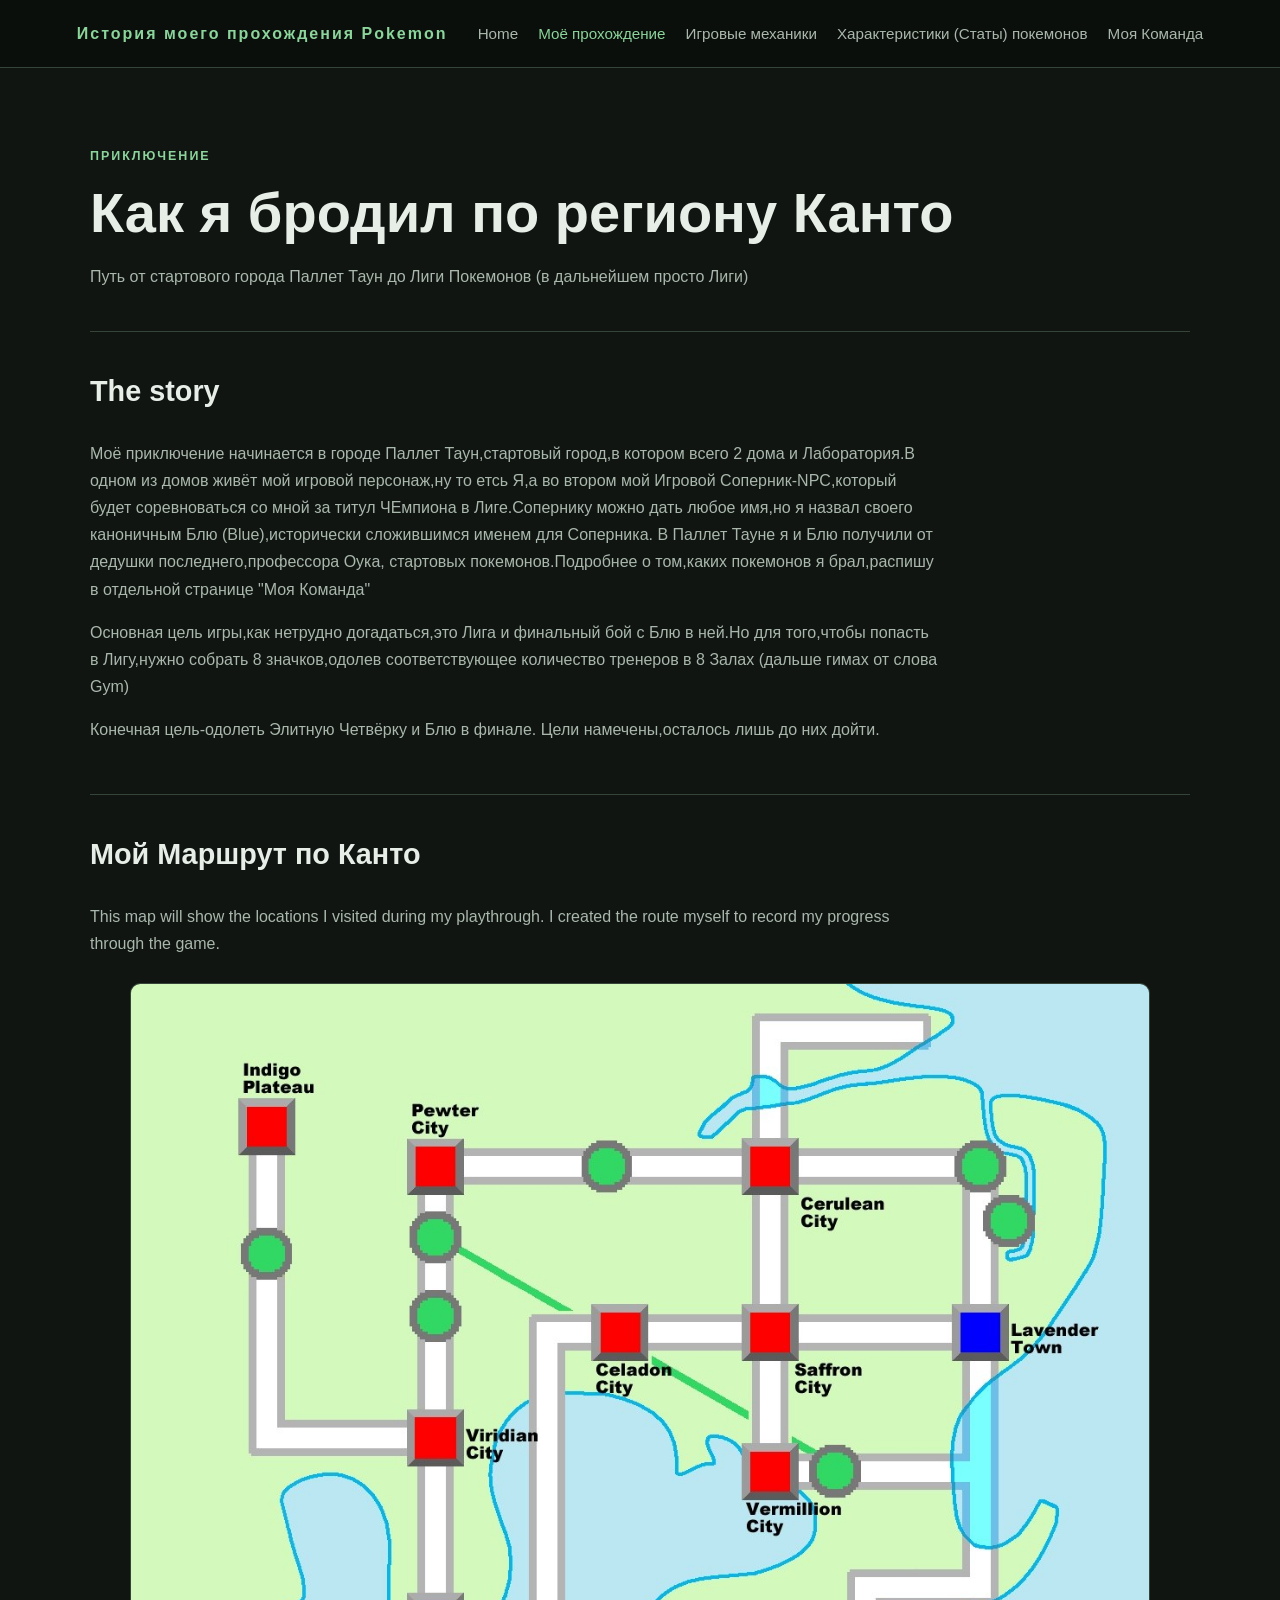
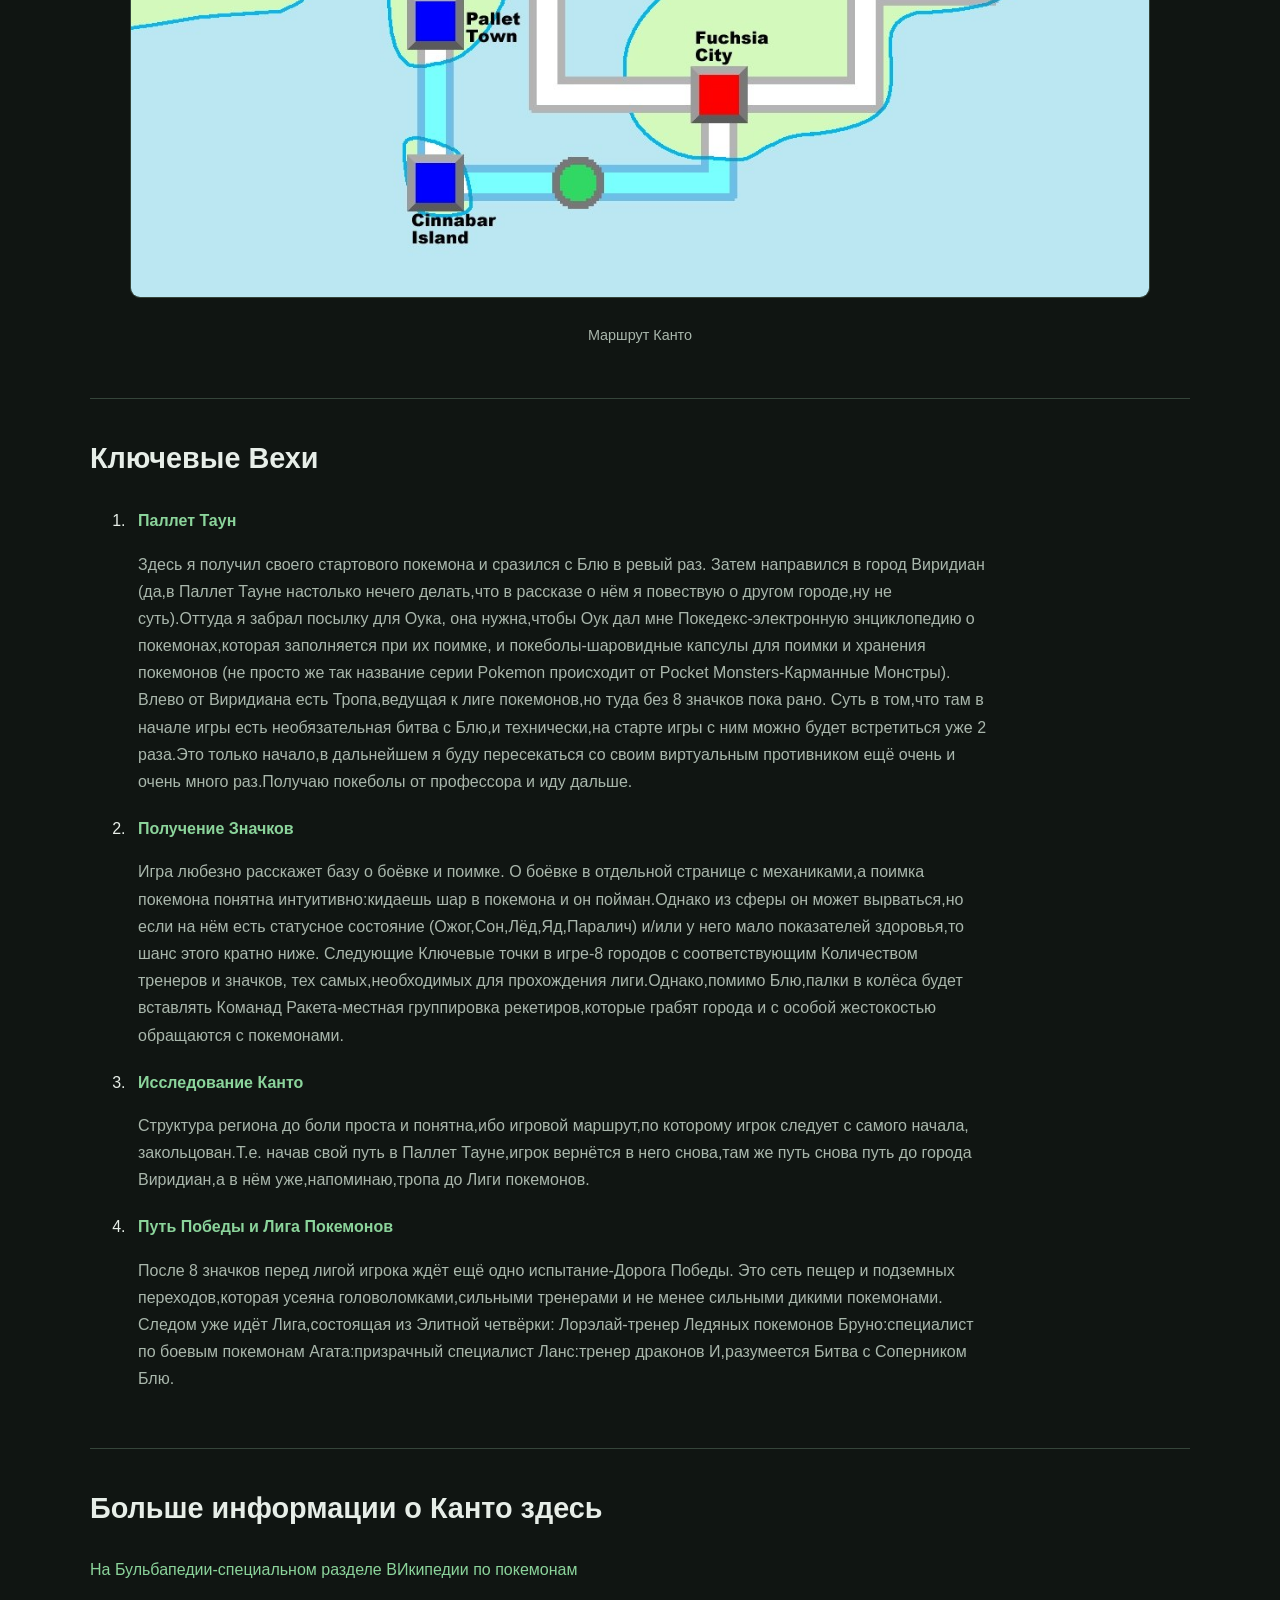
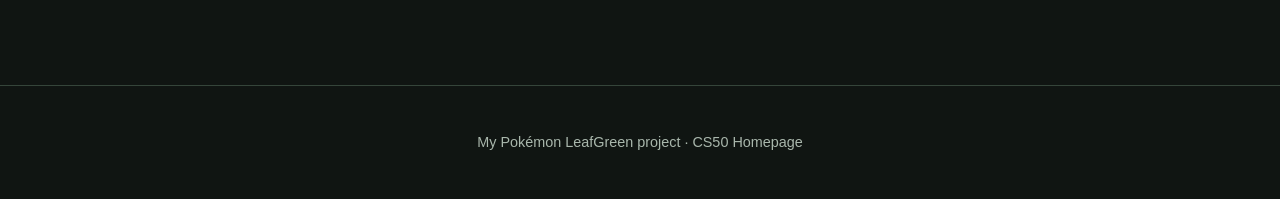
<file: journey.html>
<!DOCTYPE html>
<html lang="ru">
<head>
    <meta charset="UTF-8">
    <meta name="viewport" content="width=device-width, initial-scale=1.0">
    <title>Моё прохождение | История моего прохождения Pokemon</title>
    <link rel="stylesheet" href="styles.css">
</head>
<body>
    <header class="site-header">
        <a class="logo" href="index.html">История моего прохождения Pokemon</a>
        <nav class="navigation">
            <a href="index.html">Home</a>
            <a class="active" href="journey.html">Моё прохождение</a>
            <a href="mechanics.html">Игровые механики</a>
            <a href="stats.html">Характеристики (Статы) покемонов</a>
            <a href="team.html">Моя Команда</a>
        </nav>
    </header>

    <main class="page-main">
        <section class="page-heading">
            <p class="eyebrow">Приключение</p>
            <h1>Как я бродил по региону Канто</h1>
            <p>
                Путь от стартового города Паллет Таун до
                Лиги Покемонов (в дальнейшем просто Лиги)
            </p>
        </section>

        <section class="content-section">
            <h2>The story</h2>

            <p>
               Моё приключение начинается в городе Паллет Таун,стартовый
               город,в котором всего 2 дома и Лаборатория.В одном из домов
               живёт мой игровой персонаж,ну то етсь Я,а во втором мой
               Игровой Соперник-NPC,который будет соревноваться со мной за
               титул ЧЕмпиона в Лиге.Сопернику можно дать любое имя,но я
               назвал своего каноничным Блю (Blue),исторически сложившимся именем
               для Соперника.
               В Паллет Тауне я и Блю получили от дедушки последнего,профессора Оука,
               стартовых покемонов.Подробнее о том,каких покемонов я брал,распишу в отдельной
               странице "Моя Команда"
            </p>

            <p>
                Основная цель игры,как нетрудно догадаться,это Лига
                и финальный бой с Блю в ней.Но для того,чтобы попасть в
                Лигу,нужно собрать 8 значков,одолев соответствующее
                количество тренеров в 8 Залах (дальше гимах от слова Gym)
            </p>

            <p>
                Конечная цель-одолеть Элитную Четвёрку и Блю в финале.
                Цели намечены,осталось лишь до них дойти.
            </p>
        </section>

        <section class="content-section">
            <h2>Мой Маршрут по Канто</h2>

            <p>
                This map will show the locations I visited during
                my playthrough. I created the route myself to record
                my progress through the game.
            </p>

            <figure>
                <img
                    src="images/kanto-map.jpg"
                    alt="My custom map showing my route through Kanto"
                    class="route-map">

                <figcaption>
                    Маршрут Канто
                </figcaption>
            </figure>

        </section>

        <section class="content-section">
            <h2>Ключевые Вехи</h2>

            <ol class="timeline">
                <li>
                    <strong>Паллет Таун</strong>
                    <p>Здесь я получил своего стартового покемона и сразился с Блю в ревый раз.
                        Затем направился в город Виридиан (да,в Паллет Тауне настолько нечего делать,что в
                        рассказе о нём я повествую о другом городе,ну не суть).Оттуда я забрал посылку для Оука,
                        она нужна,чтобы Оук дал мне Покедекс-электронную энциклопедию о покемонах,которая заполняется при их поимке,
                        и покеболы-шаровидные капсулы для поимки и хранения покемонов (не просто же так название серии Pokemon происходит от
                        Pocket Monsters-Карманные Монстры).
                        Влево от Виридиана есть Тропа,ведущая к лиге покемонов,но туда без 8 значков пока рано.
                        Суть в том,что там в начале игры есть необязательная битва с Блю,и технически,на старте игры с ним можно будет встретиться
                        уже 2 раза.Это только начало,в дальнейшем я буду пересекаться со своим виртуальным противником ещё очень и очень
                        много раз.Получаю покеболы от профессора и иду дальше.
                    </p>
                </li>
                <li>
                    <strong>Получение Значков</strong>
                    <p>Игра любезно расскажет базу о боёвке и поимке.
                        О боёвке в отдельной странице с механиками,а поимка покемона
                        понятна интуитивно:кидаешь шар в покемона и он пойман.Однако из сферы он
                        может вырваться,но если на нём есть статусное состояние (Ожог,Сон,Лёд,Яд,Паралич)
                        и/или у него мало показателей здоровья,то шанс этого кратно ниже.
                        Следующие Ключевые точки в игре-8 городов с соответствующим Количеством тренеров и значков,
                        тех самых,необходимых для прохождения лиги.Однако,помимо Блю,палки в колёса будет вставлять Команад
                        Ракета-местная группировка рекетиров,которые грабят города и с особой жестокостью обращаются с покемонами.

                    </p>
                </li>
                <li>
                    <strong>Исследование Канто</strong>
                    <p>Структура региона до боли проста и понятна,ибо игровой маршрут,по которому игрок следует с самого начала,
                        закольцован.Т.е. начав свой путь в Паллет Тауне,игрок вернётся в него снова,там же путь снова путь до города
                        Виридиан,а в нём уже,напоминаю,тропа до Лиги покемонов.
                    </p>
                </li>
                <li>
                    <strong>Путь Победы и Лига Покемонов</strong>
                    <p>После 8 значков перед лигой игрока ждёт ещё одно испытание-Дорога Победы.
                        Это сеть пещер и подземных переходов,которая усеяна головоломками,сильными тренерами и не менее сильными
                        дикими покемонами.
                        Следом уже идёт Лига,состоящая из Элитной четвёрки:
                        Лорэлай-тренер Ледяных покемонов
                        Бруно:специалист по боевым покемонам
                        Агата:призрачный специалист
                        Ланс:тренер драконов
                        И,разумеется Битва с Соперником Блю.
                    </p>
                </li>
            </ol>
        </section>

        <section class="content-section">
            <h2>Больше информации о Канто здесь</h2>
            <p>
                <a href="https://bulbapedia.bulbagarden.net/wiki/Kanto"
                   target="_blank" rel="noopener noreferrer">
                    На Бульбапедии-специальном разделе ВИкипедии по покемонам
                </a>
            </p>
        </section>
    </main>

    <footer>
        <p>My Pokémon LeafGreen project · CS50 Homepage</p>
    </footer>
</body>
</html>
</file>
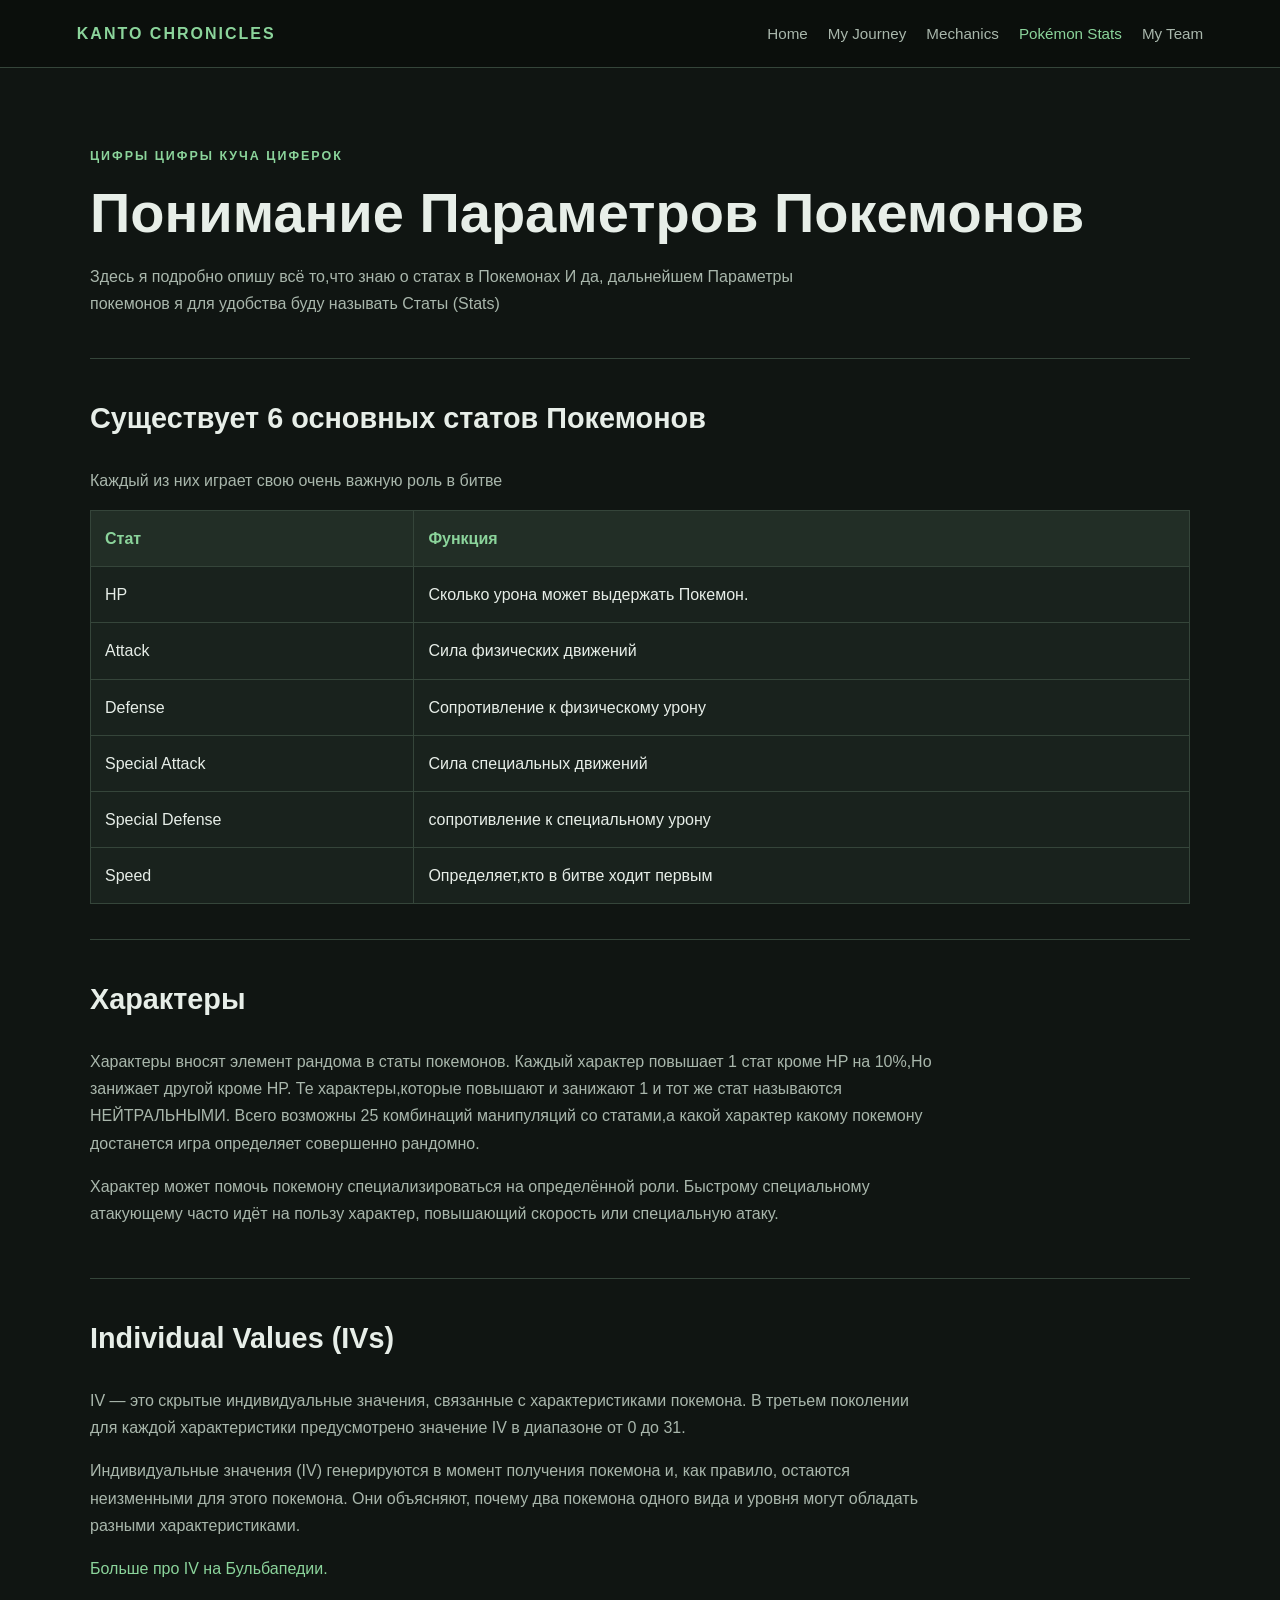
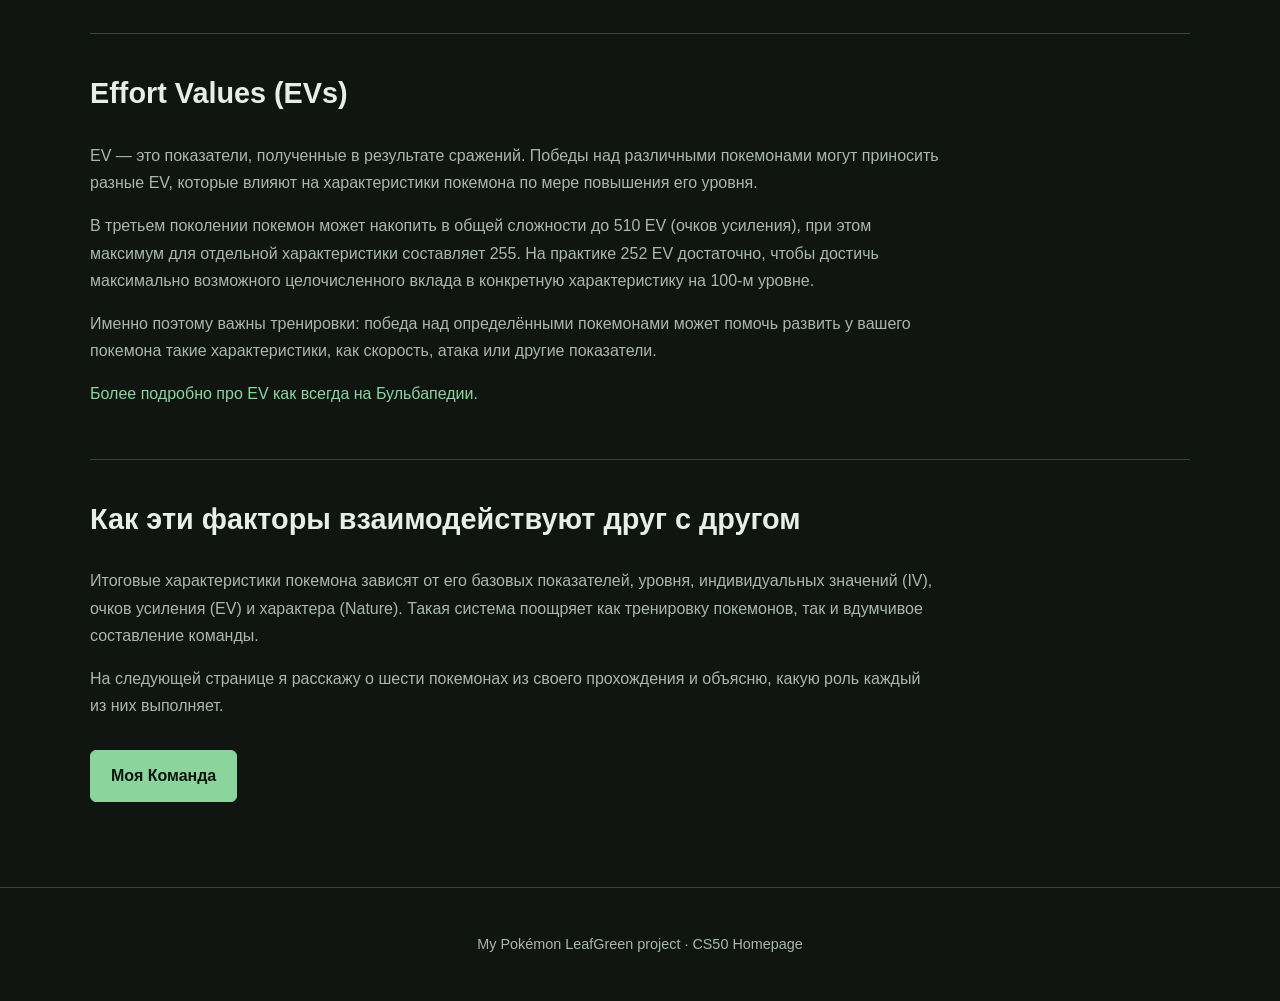
<file: stats.html>
<!DOCTYPE html>
<html lang="ru">
<head>
    <meta charset="UTF-8">
    <meta name="viewport" content="width=device-width, initial-scale=1.0">
    <title>Характеристики (Статы) покемонов | История моего прохождения Pokemon</title>
    <link rel="stylesheet" href="styles.css">
</head>
<body>
    <header class="site-header">
        <a class="logo" href="index.html">KANTO CHRONICLES</a>
        <nav class="navigation">
            <a href="index.html">Home</a>
            <a href="journey.html">My Journey</a>
            <a href="mechanics.html">Mechanics</a>
            <a class="active" href="stats.html">Pokémon Stats</a>
            <a href="team.html">My Team</a>
        </nav>
    </header>

    <main class="page-main">
        <section class="page-heading">
            <p class="eyebrow">ЦИФРЫ ЦИФРЫ КУЧА ЦИФЕРОК</p>
            <h1>Понимание Параметров Покемонов</h1>
            <p>
                Здесь я подробно опишу всё то,что знаю о статах в Покемонах
                И да, дальнейшем Параметры покемонов я для удобства буду называть Статы (Stats)
            </p>
        </section>

        <section class="content-section">
            <h2>Существует 6 основных статов Покемонов</h2>

            <p>
                Каждый из них играет свою очень важную роль в битве
            </p>

            <div class="table-wrapper">
                <table>
                    <thead>
                        <tr>
                            <th>Стат</th>
                            <th>Функция</th>
                        </tr>
                    </thead>
                    <tbody>
                        <tr>
                            <td>HP</td>
                            <td>Сколько урона может выдержать Покемон.</td>
                        </tr>
                        <tr>
                            <td>Attack</td>
                            <td>Сила физических движений</td>
                        </tr>
                        <tr>
                            <td>Defense</td>
                            <td>Сопротивление к физическому урону</td>
                        </tr>
                        <tr>
                            <td>Special Attack</td>
                            <td>Сила специальных движений</td>
                        </tr>
                        <tr>
                            <td>Special Defense</td>
                            <td>сопротивление к специальному урону</td>
                        </tr>
                        <tr>
                            <td>Speed</td>
                            <td>Определяет,кто в битве ходит первым</td>
                        </tr>
                    </tbody>
                </table>
            </div>
        </section>

        <section class="content-section">
            <h2>Характеры</h2>

            <p>
                Характеры вносят элемент рандома в статы покемонов.
                Каждый характер повышает 1 стат кроме HP на 10%,Но занижает другой кроме HP.
                Те характеры,которые повышают и занижают 1 и тот же стат называются НЕЙТРАЛЬНЫМИ.
                Всего возможны 25 комбинаций манипуляций со статами,а какой характер какому покемону достанется игра
                определяет совершенно рандомно.
            </p>

            <p>
               Характер может помочь покемону специализироваться на определённой роли.
               Быстрому специальному атакующему часто идёт на пользу
               характер, повышающий скорость или специальную атаку.
            </p>
        </section>

        <section class="content-section">
            <h2>Individual Values (IVs)</h2>

            <p>
                IV — это скрытые индивидуальные значения, связанные с характеристиками покемона.
                 В третьем поколении для каждой характеристики
                 предусмотрено значение IV в диапазоне от 0 до 31.
            </p>

            <p>
                Индивидуальные значения (IV) генерируются в момент получения покемона
                и, как правило, остаются неизменными для этого покемона.
                Они объясняют, почему два покемона одного вида и уровня
                могут обладать разными характеристиками.
            </p>

            <p>
                <a href="https://bulbapedia.bulbagarden.net/wiki/Individual_values"
                   target="_blank" rel="noopener noreferrer">
                    Больше про IV на Бульбапедии.
                </a>
            </p>
        </section>
        <section class="content-section">
            <h2>Effort Values (EVs)</h2>

            <p>
                EV — это показатели, полученные в результате сражений.
Победы над различными покемонами могут приносить разные EV,
которые влияют на характеристики покемона по мере повышения его уровня.
            </p>

            <p>
                В третьем поколении покемон может накопить в общей сложности до 510 EV (очков усиления),
                 при этом максимум для отдельной характеристики составляет 255. На практике 252 EV достаточно,
                  чтобы достичь максимально возможного целочисленного вклада
                  в конкретную характеристику на 100-м уровне.
            </p>

            <p>
                Именно поэтому важны тренировки: победа над определёнными покемонами может помочь развить у вашего покемона
                такие характеристики, как скорость, атака или другие показатели.
            </p>

            <p>
                <a href="https://bulbapedia.bulbagarden.net/wiki/Effort_values"
                   target="_blank" rel="noopener noreferrer">
                    Более подробно про EV как всегда на Бульбапедии.
                </a>
            </p>
        </section>

        <section class="content-section">
           <h2>Как эти факторы взаимодействуют друг с другом</h2>

<p>
Итоговые характеристики покемона зависят от его базовых показателей,
уровня, индивидуальных значений (IV), очков усиления (EV) и характера (Nature).
Такая система поощряет как тренировку покемонов, так и вдумчивое составление команды.
</p>

<p>
На следующей странице я расскажу о шести покемонах из своего прохождения
и объясню, какую роль каждый из них выполняет.
</p>
            <a href="team.html" class="button"> Моя Команда</a>
        </section>
    </main>

    <footer>
        <p>My Pokémon LeafGreen project · CS50 Homepage</p>
    </footer>
</body>
</html>
</file>
<file: styles.css>
/* ---------- General settings ---------- */

:root {
    --background: #101512;
    --surface: #19221d;
    --surface-light: #222e26;
    --text: #e7eee8;
    --muted: #a9b7ac;
    --accent: #8bd49b;
    --border: #35453a;
}

* {
    box-sizing: border-box;
}

html {
    scroll-behavior: smooth;
}

body {
    margin: 0;
    background: var(--background);
    color: var(--text);
    font-family: Arial, Helvetica, sans-serif;
    line-height: 1.7;
}

a {
    color: var(--accent);
    text-decoration: none;
}

a:hover {
    text-decoration: underline;
}

img {
    max-width: 100%;
}

/* ---------- Header and navigation ---------- */

.site-header {
    display: flex;
    justify-content: space-between;
    align-items: center;
    gap: 24px;
    padding: 20px 6%;
    background: #0b0f0c;
    border-bottom: 1px solid var(--border);
}

.logo {
    color: var(--accent);
    font-weight: bold;
    letter-spacing: 2px;
    white-space: nowrap;
}

.navigation {
    display: flex;
    flex-wrap: wrap;
    gap: 10px 20px;
}

.navigation a {
    color: var(--muted);
    font-size: 0.95rem;
}

.navigation a:hover,
.navigation a.active {
    color: var(--accent);
}

/* ---------- Main sections ---------- */

main {
    width: min(1100px, 88%);
    margin: 0 auto;
}

.hero {
    padding: 100px 0 80px;
    max-width: 850px;
}

.hero h1 {
    max-width: 800px;
    margin: 10px 0 20px;
    font-size: clamp(2.4rem, 6vw, 4.6rem);
    line-height: 1.1;
}

.hero-text {
    max-width: 680px;
    color: var(--muted);
    font-size: 1.15rem;
}

.eyebrow {
    color: var(--accent);
    font-size: 0.78rem;
    font-weight: bold;
    letter-spacing: 2px;
    text-transform: uppercase;
}

.page-heading {
    padding: 65px 0 25px;
}

.page-heading h1 {
    margin: 8px 0;
    font-size: clamp(2rem, 5vw, 3.5rem);
    line-height: 1.2;
}

.page-heading > p:last-child {
    max-width: 720px;
    color: var(--muted);
}

.content-section {
    padding: 35px 0;
    border-top: 1px solid var(--border);
}

.content-section h2 {
    margin-top: 0;
    font-size: 1.8rem;
}

.content-section p {
    max-width: 850px;
}

.content-section p,
figcaption {
    color: var(--muted);
}

.content-section strong {
    color: var(--text);
}

/* ---------- Buttons and cards ---------- */

.button {
    display: inline-block;
    margin-top: 15px;
    padding: 11px 20px;
    border: 1px solid var(--accent);
    border-radius: 6px;
    background: var(--accent);
    color: #101512;
    font-weight: bold;
}

.button:hover {
    background: transparent;
    color: var(--accent);
    text-decoration: none;
}

.game-card {
    display: grid;
    grid-template-columns: 1.5fr 0.8fr;
    align-items: center;
    gap: 40px;
}

.cover-image {
    width: 100%;
    max-height: 350px;
    object-fit: contain;
    border-radius: 10px;
}

.card-grid {
    display: grid;
    grid-template-columns: repeat(2, minmax(0, 1fr));
    gap: 18px;
}

.info-card {
    display: block;
    padding: 24px;
    border: 1px solid var(--border);
    border-radius: 10px;
    background: var(--surface);
    color: var(--text);
}

.info-card:hover {
    background: var(--surface-light);
    border-color: var(--accent);
    text-decoration: none;
}

.info-card h3 {
    color: var(--accent);
}

.info-card p {
    margin-bottom: 0;
}

/* ---------- Map and timeline ---------- */

.route-map {
    display: block;
    width: 100%;
    height: auto;
    margin: 25px auto;
    border: 1px solid var(--border);
    border-radius: 10px;
}

figcaption {
    text-align: center;
    font-size: 0.9rem;
}

.note {
    font-size: 0.9rem;
}

.timeline li {
    margin-bottom: 20px;
    padding-left: 8px;
}

.timeline strong {
    color: var(--accent);
}

/* ---------- Tables ---------- */

.table-wrapper {
    width: 100%;
    overflow-x: auto;
}

table {
    width: 100%;
    border-collapse: collapse;
    background: var(--surface);
}

th,
td {
    padding: 14px;
    border: 1px solid var(--border);
    text-align: left;
}

th {
    background: var(--surface-light);
    color: var(--accent);
}
/* ---------- Team gallery ---------- */

.team-grid {
    display: grid;
    grid-template-columns: repeat(2, minmax(0, 1fr));
    gap: 24px;
}

.pokemon-card {
    overflow: hidden;
    border: 1px solid var(--border);
    border-radius: 10px;
    background: var(--surface);
}

.pokemon-card img {
    display: block;
    width: 100%;
    height: 250px;
    object-fit: contain;
    background: #0b0f0c;
}

.pokemon-info {
    padding: 20px;
}

.pokemon-info h3 {
    margin-top: 0;
    color: var(--accent);
}

.pokemon-info p {
    margin: 8px 0;
}

/* ---------- Footer ---------- */

footer {
    margin-top: 50px;
    padding: 30px 6%;
    border-top: 1px solid var(--border);
    color: var(--muted);
    text-align: center;
    font-size: 0.9rem;
}

/* ---------- Responsive layout ---------- */

@media (max-width: 760px) {
    .site-header {
        align-items: flex-start;
        flex-direction: column;
    }

    .navigation {
        gap: 10px 14px;
    }

    .hero {
        padding: 65px 0;
    }

    .game-card {
        grid-template-columns: 1fr;
    }

    .card-grid,
    .team-grid {
        grid-template-columns: 1fr;
    }

    main {
        width: 90%;
    }
}
</file>
